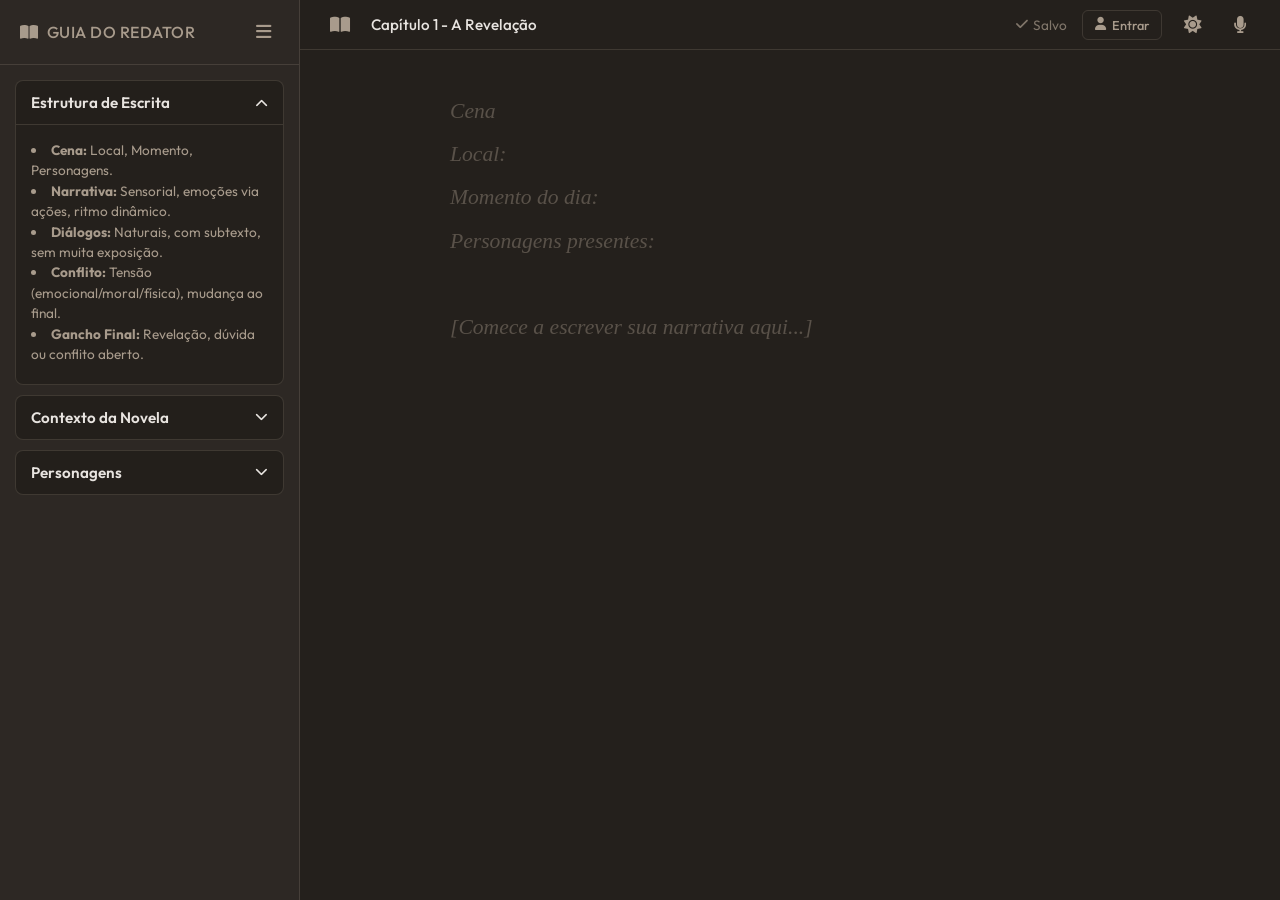
<file: index.html>
<!DOCTYPE html>
<html lang="pt-BR">
<head>
    <meta charset="UTF-8">
    <meta name="viewport" content="width=device-width, initial-scale=1.0">
    <title>Redator de Novelas - Bloco de Notas Premium</title>
    <link href="https://fonts.googleapis.com/css2?family=Outfit:wght@300;400;600&family=Playfair+Display:ital,wght@0,400;0,700;1,400&display=swap" rel="stylesheet">
    <link rel="stylesheet" href="front-end/style.css">
    <link rel="stylesheet" href="https://cdnjs.cloudflare.com/ajax/libs/font-awesome/6.4.0/css/all.min.css">
    <style>
        /* Modal de Login */
        .modal-overlay {
            position: fixed;
            top: 0;
            left: 0;
            right: 0;
            bottom: 0;
            background: rgba(0,0,0,0.7);
            backdrop-filter: blur(5px);
            display: flex;
            justify-content: center;
            align-items: center;
            z-index: 1000;
        }
        
        .modal-overlay.hidden {
            display: none;
        }
        
        .auth-modal {
            background: var(--app-bg);
            padding: 40px;
            border-radius: 12px;
            width: 90%;
            max-width: 400px;
            box-shadow: 0 20px 60px rgba(0,0,0,0.3);
        }
        
        .auth-modal h2 {
            text-align: center;
            margin-bottom: 30px;
            font-family: var(--font-ui);
            color: var(--text-primary);
        }
        
        .auth-form input {
            width: 100%;
            padding: 12px 16px;
            margin-bottom: 15px;
            border: 1px solid var(--border-color);
            border-radius: 8px;
            background: var(--editor-bg);
            color: var(--text-primary);
            font-size: 1rem;
        }
        
        .auth-form input:focus {
            outline: none;
            border-color: var(--accent-color);
        }
        
        .auth-form button {
            width: 100%;
            padding: 14px;
            background: var(--accent-color);
            color: white;
            border: none;
            border-radius: 8px;
            font-size: 1rem;
            font-weight: 600;
            cursor: pointer;
            transition: background 0.2s;
        }
        
        .auth-form button:hover {
            background: var(--accent-hover);
        }
        
        .auth-toggle {
            text-align: center;
            margin-top: 20px;
            color: var(--text-secondary);
            font-size: 0.9rem;
        }
        
        .auth-toggle a {
            color: var(--accent-color);
            cursor: pointer;
            text-decoration: underline;
        }
        
        .auth-error {
            color: var(--danger);
            text-align: center;
            margin-bottom: 15px;
            font-size: 0.9rem;
        }
        
        /* Lista de Documentos */
        .documents-list {
            margin-top: 20px;
        }
        
        .document-item {
            padding: 12px 15px;
            border: 1px solid var(--border-color);
            border-radius: 8px;
            margin-bottom: 10px;
            cursor: pointer;
            transition: all 0.2s;
            display: flex;
            justify-content: space-between;
            align-items: center;
        }
        
        .document-item:hover {
            background: var(--sidebar-bg);
            border-color: var(--accent-color);
        }
        
        .document-item.active {
            background: var(--accent-color);
            color: white;
        }
        
        .document-item-info h4 {
            font-size: 0.95rem;
            margin-bottom: 4px;
        }
        
        .document-item-info span {
            font-size: 0.75rem;
            opacity: 0.7;
        }
        
        .document-item-actions {
            display: flex;
            gap: 8px;
        }
        
        .btn-small {
            background: transparent;
            border: none;
            color: inherit;
            cursor: pointer;
            padding: 4px 8px;
            font-size: 0.8rem;
            opacity: 0.6;
            transition: opacity 0.2s;
        }
        
        .btn-small:hover {
            opacity: 1;
        }
        
        .new-doc-btn {
            width: 100%;
            padding: 12px;
            background: transparent;
            border: 2px dashed var(--border-color);
            border-radius: 8px;
            color: var(--text-secondary);
            cursor: pointer;
            margin-bottom: 15px;
            transition: all 0.2s;
        }
        
        .new-doc-btn:hover {
            border-color: var(--accent-color);
            color: var(--accent-color);
        }
        
        /* User badge no header */
        .user-badge {
            display: flex;
            align-items: center;
            gap: 8px;
            padding: 6px 12px;
            background: var(--sidebar-bg);
            border-radius: 20px;
            font-size: 0.85rem;
            color: var(--text-secondary);
        }
        
        .user-badge button {
            background: none;
            border: none;
            color: var(--danger);
            cursor: pointer;
            font-size: 0.8rem;
        }
        
        .cloud-save-status {
            display: flex;
            align-items: center;
            gap: 6px;
            color: var(--accent-color);
        }
    </style>
</head>
<body>
    <!-- Modal de Autenticação -->
    <div id="auth-modal" class="modal-overlay hidden">
        <div class="auth-modal">
            <h2 id="auth-title">Entrar</h2>
            <div id="auth-error" class="auth-error"></div>
            <form class="auth-form" id="auth-form">
                <input type="text" id="auth-username" placeholder="Nome de usuário" required>
                <input type="email" id="auth-email" placeholder="Email" class="hidden">
                <input type="password" id="auth-password" placeholder="Senha" required>
                <button type="submit" id="auth-submit">Entrar</button>
            </form>
            <div class="auth-toggle">
                <span id="auth-toggle-text">Não tem conta? <a id="auth-toggle">Cadastre-se</a></span>
            </div>
        </div>
    </div>

    <div class="app-container">
        <!-- Sidebar -->
        <aside class="sidebar" id="sidebar">
            <div class="sidebar-header">
                <h2><i class="fa-solid fa-book-open"></i> Guia do Redator</h2>
                <button id="toggle-sidebar" class="icon-btn"><i class="fa-solid fa-bars"></i></button>
            </div>
            <div class="sidebar-content">
                <!-- Lista de Documentos na Nuvem -->
                <div class="accordion-item" id="cloud-docs-section" style="display: none;">
                    <div class="accordion-header active"><h3><i class="fa-solid fa-cloud"></i> Meus Documentos</h3><i class="fa-solid fa-chevron-down"></i></div>
                    <div class="accordion-body" style="max-height: 400px; padding: 15px;">
                        <button class="new-doc-btn" id="new-document"><i class="fa-solid fa-plus"></i> Novo Documento</button>
                        <div class="documents-list" id="documents-list">
                            <!-- Documentos serão listados aqui -->
                        </div>
                    </div>
                </div>

                <div class="accordion">
                    <div class="accordion-item active">
                        <div class="accordion-header"><h3>Estrutura de Escrita</h3><i class="fa-solid fa-chevron-down"></i></div>
                        <div class="accordion-body">
                            <ul>
                                <li><strong>Cena:</strong> Local, Momento, Personagens.</li>
                                <li><strong>Narrativa:</strong> Sensorial, emoções via ações, ritmo dinâmico.</li>
                                <li><strong>Diálogos:</strong> Naturais, com subtexto, sem muita exposição.</li>
                                <li><strong>Conflito:</strong> Tensão (emocional/moral/física), mudança ao final.</li>
                                <li><strong>Gancho Final:</strong> Revelação, dúvida ou conflito aberto.</li>
                            </ul>
                        </div>
                    </div>
                    
                    <div class="accordion-item">
                        <div class="accordion-header"><h3>Contexto da Novela</h3><i class="fa-solid fa-chevron-down"></i></div>
                        <div class="accordion-body">
                            <textarea id="context-input" placeholder="Título:&#10;Gênero:&#10;Ambientação:&#10;Tema central:"></textarea>
                        </div>
                    </div>

                    <div class="accordion-item">
                        <div class="accordion-header"><h3>Personagens</h3><i class="fa-solid fa-chevron-down"></i></div>
                        <div class="accordion-body">
                            <textarea id="characters-input" placeholder="Nome:&#10;Idade:&#10;Personalidade:&#10;Objetivo:&#10;Conflito interno:&#10;Relações importantes:"></textarea>
                        </div>
                    </div>
                </div>
            </div>
        </aside>

        <!-- Main Editor -->
        <main class="editor-main">
            <header class="editor-header">
                <div class="header-left">
                    <button id="mobile-menu-btn" class="icon-btn mobile-only"><i class="fa-solid fa-bars"></i></button>
                    <button id="desktop-toggle-sidebar" class="icon-btn desktop-only" title="Alternar Sidebar"><i class="fa-solid fa-book-open"></i></button>
                    <input type="text" id="document-title" class="document-title" placeholder="Nova Cena..." value="Capítulo 1 - A Revelação">
                </div>
                <div class="header-right">
                    <span id="save-status" class="save-status"><i class="fa-solid fa-check"></i> Salvo</span>
                    <span id="cloud-save-status" class="cloud-save-status hidden"><i class="fa-solid fa-cloud"></i> <small>Salvo na nuvem</small></span>
                    <div id="user-badge" class="user-badge hidden">
                        <i class="fa-solid fa-user"></i>
                        <span id="username-display"></span>
                        <button id="logout-btn" title="Sair"><i class="fa-solid fa-sign-out-alt"></i></button>
                    </div>
                    <button class="action-btn" id="login-trigger" title="Entrar/Cadastrar"><i class="fa-solid fa-user"></i><span> Entrar</span></button>
                    <button class="action-btn hidden" id="download-txt" title="Baixar como .txt"><i class="fa-solid fa-download"></i><span> Baixar</span></button>
                    <button class="action-btn danger hidden" id="clear-editor" title="Limpar Tudo"><i class="fa-solid fa-trash"></i><span> Limpar</span></button>
                    <button class="icon-btn theme-toggle" id="theme-toggle" title="Alternar Tema"><i class="fa-solid fa-moon"></i></button>
                    <button class="icon-btn" id="voice-btn" title="Ditado por Voz"><i class="fa-solid fa-microphone"></i></button>
                </div>
            </header>
            <div class="editor-wrapper">
                <textarea id="main-editor" class="main-editor" placeholder="Cena&#10;Local:&#10;Momento do dia:&#10;Personagens presentes:&#10;&#10;[Comece a escrever sua narrativa aqui...]"></textarea>
            </div>
        </main>
    </div>
    <script src="front-end/api.js"></script>
    <script src="front-end/app.js"></script>
</body>
</html>
</file>
<file: front-end/style.css>
:root {
    /* Light Theme Tokens - Estilo Novel Reader */
    --bg-color: #e8e4e0;
    --app-bg: #faf8f5;
    --sidebar-bg: #f0ece6;
    --text-primary: #2c241b;
    --text-secondary: #8b7355;
    --accent-color: #c9a86c;
    --accent-hover: #b8975a;
    --border-color: rgba(139, 115, 85, 0.2);
    --editor-bg: #faf8f5;
    --editor-text: #2c241b;
    --danger: #c85a54;
    --glass-blur: blur(12px);
    --shadow: 0 4px 20px rgba(44, 36, 27, 0.1);
    --max-content-width: 720px;
    --font-body: 'Georgia', 'Times New Roman', serif;
    --font-ui: 'Outfit', sans-serif;
}

[data-theme="dark"] {
    --bg-color: #1a1816;
    --app-bg: #24201c;
    --sidebar-bg: #2d2824;
    --text-primary: #e8e4e0;
    --text-secondary: #a89b8c;
    --accent-color: #c9a86c;
    --accent-hover: #d4b87d;
    --border-color: rgba(168, 155, 140, 0.2);
    --editor-bg: #24201c;
    --editor-text: #e8e4e0;
    --danger: #e57373;
    --shadow: 0 4px 20px rgba(0, 0, 0, 0.4);
}

* {
    margin: 0;
    padding: 0;
    box-sizing: border-box;
}

body {
    font-family: var(--font-ui);
    background-color: var(--bg-color);
    color: var(--text-primary);
    height: 100vh;
    display: flex;
    justify-content: center;
    align-items: center;
    overflow: hidden;
    transition: background-color 0.3s ease;
}

.app-container {
    width: 100%;
    height: 100vh;
    background: var(--app-bg);
    display: flex;
    overflow: hidden;
}

/* Sidebar - Estilo Novel Reader minimalista */
.sidebar {
    width: 300px;
    background: var(--sidebar-bg);
    border-right: 1px solid var(--border-color);
    display: flex;
    flex-direction: column;
    transition: transform 0.3s ease, width 0.3s ease, opacity 0.3s ease;
}

.sidebar.collapsed {
    width: 0;
    overflow: hidden;
    border: none;
    opacity: 0;
}

.sidebar.collapsed .sidebar-header,
.sidebar.collapsed .sidebar-content {
    opacity: 0;
    pointer-events: none;
}

/* Efeito Foco */
.sidebar.collapsed + .editor-main .main-editor {
    max-width: 800px;
}

.sidebar-header {
    padding: 16px 20px;
    display: flex;
    justify-content: space-between;
    align-items: center;
    border-bottom: 1px solid var(--border-color);
}

.sidebar-header h2 {
    font-size: 1rem;
    font-weight: 500;
    white-space: nowrap;
    overflow: hidden;
    display: flex;
    align-items: center;
    gap: 8px;
    color: var(--text-secondary);
    text-transform: uppercase;
    letter-spacing: 0.5px;
}

.sidebar.collapsed .sidebar-header h2 {
    opacity: 0;
    width: 0;
}

.icon-btn {
    background: transparent;
    border: none;
    color: var(--text-secondary);
    font-size: 1.1rem;
    cursor: pointer;
    transition: all 0.2s ease;
    padding: 6px;
    border-radius: 6px;
    width: 32px;
    height: 32px;
    display: flex;
    align-items: center;
    justify-content: center;
}

.icon-btn:hover {
    color: var(--accent-color);
    background: var(--sidebar-bg);
}

.icon-btn.active {
    color: #e74c3c;
    animation: pulse 1.5s infinite;
    background: rgba(231, 76, 60, 0.1);
}

@keyframes pulse {
    0%, 100% { opacity: 1; }
    50% { opacity: 0.6; }
}

.sidebar-content {
    padding: 15px;
    overflow-y: auto;
    flex-grow: 1;
}

.sidebar.collapsed .sidebar-content {
    display: none;
}

/* Accordion */
.accordion-item {
    margin-bottom: 10px;
    border: 1px solid var(--border-color);
    border-radius: 8px;
    background: var(--editor-bg);
    overflow: hidden;
}

.accordion-header {
    padding: 12px 15px;
    cursor: pointer;
    display: flex;
    justify-content: space-between;
    align-items: center;
    background: rgba(0,0,0,0.02);
    transition: background 0.2s;
}

.accordion-header:hover {
    background: rgba(0,0,0,0.05);
}

.accordion-header h3 {
    font-size: 0.95rem;
    font-weight: 600;
}

.accordion-header i {
    font-size: 0.8rem;
    transition: transform 0.3s;
}

.accordion-body {
    max-height: 0;
    overflow: hidden;
    transition: max-height 0.3s ease, padding 0.3s ease;
    padding: 0 15px;
}

.accordion-item.active .accordion-body {
    max-height: 400px;
    padding: 15px;
    border-top: 1px solid var(--border-color);
}

.accordion-item.active .accordion-header i {
    transform: rotate(180deg);
}

.accordion-body ul {
    list-style-position: inside;
    font-size: 0.85rem;
    color: var(--text-secondary);
    line-height: 1.5;
    margin-bottom: 5px;
}

.accordion-body textarea {
    width: 100%;
    height: 120px;
    background: transparent;
    border: 1px solid var(--border-color);
    border-radius: 4px;
    color: var(--text-primary);
    padding: 8px;
    font-family: inherit;
    font-size: 0.85rem;
    resize: vertical;
}

/* Main Editor Area - Estilo Novel Reader */
.editor-main {
    flex-grow: 1;
    display: flex;
    flex-direction: column;
    min-width: 0;
    position: relative;
}

.editor-header {
    height: 50px;
    padding: 0 24px;
    display: flex;
    justify-content: space-between;
    align-items: center;
    border-bottom: 1px solid var(--border-color);
    background: var(--app-bg);
    position: relative;
}

.header-left, .header-right {
    display: flex;
    align-items: center;
    gap: 15px;
}

.mobile-only {
    display: none;
}

.desktop-only {
    display: block;
}

@media (max-width: 768px) {
    .desktop-only {
        display: none;
    }
}

.document-title {
    background: transparent;
    border: none;
    color: var(--text-primary);
    font-size: 0.95rem;
    font-weight: 500;
    font-family: var(--font-ui);
    outline: none;
    width: auto;
    max-width: 300px;
    transition: color 0.2s;
}

.document-title:focus {
    color: var(--accent-color);
}

.document-title::placeholder {
    color: var(--text-secondary);
}

.save-status {
    font-size: 0.85rem;
    color: var(--text-secondary);
    display: flex;
    align-items: center;
    gap: 5px;
    opacity: 0.7;
}

.action-btn {
    background: transparent;
    color: var(--text-secondary);
    border: 1px solid var(--border-color);
    padding: 6px 12px;
    border-radius: 6px;
    font-family: var(--font-ui);
    font-weight: 500;
    font-size: 0.8rem;
    cursor: pointer;
    display: flex;
    align-items: center;
    gap: 6px;
    transition: all 0.2s ease;
}

.action-btn:hover {
    background: var(--sidebar-bg);
    color: var(--text-primary);
    border-color: var(--text-secondary);
}

.action-btn.danger {
    color: var(--danger);
    border-color: var(--danger);
}

.action-btn.danger:hover {
    background: var(--danger);
    color: white;
    border-color: var(--danger);
}

.editor-wrapper {
    flex-grow: 1;
    padding: 40px 20px;
    background: var(--editor-bg);
    overflow-y: auto;
    display: flex;
    justify-content: center;
}

.main-editor {
    width: 100%;
    max-width: var(--max-content-width);
    min-height: calc(100vh - 130px);
    background: transparent;
    border: none;
    outline: none;
    resize: none;
    font-family: var(--font-body);
    font-size: 1.35rem;
    line-height: 2;
    color: var(--editor-text);
    padding: 0 20px 100px 20px;
}

.main-editor::placeholder {
    color: var(--text-secondary);
    opacity: 0.4;
    font-style: italic;
}

/* Utility classes */
.hidden {
    display: none !important;
}

::-webkit-scrollbar {
    width: 8px;
    height: 8px;
}

::-webkit-scrollbar-track {
    background: transparent;
}

::-webkit-scrollbar-thumb {
    background: var(--border-color);
    border-radius: 4px;
}

::-webkit-scrollbar-thumb:hover {
    background: var(--text-secondary);
}

@media (max-width: 768px) {
    :root {
        --max-content-width: 100%;
    }
    
    .sidebar {
        position: absolute;
        height: 100%;
        z-index: 10;
        transform: translateX(-100%);
        width: 280px;
    }
    
    .sidebar.mobile-open {
        transform: translateX(0);
    }
    
    .sidebar.collapsed {
        width: 0;
    }
    
    .mobile-only {
        display: block;
    }
    
    #toggle-sidebar {
        display: none;
    }
    
    .main-editor {
        font-size: 1.2rem;
        line-height: 1.9;
        padding: 0 16px 80px 16px;
    }
    
    .editor-wrapper {
        padding: 20px 0;
    }
    
    .save-status {
        display: none;
    }
    
    .action-btn span {
        display: none;
    }
}
</file>
